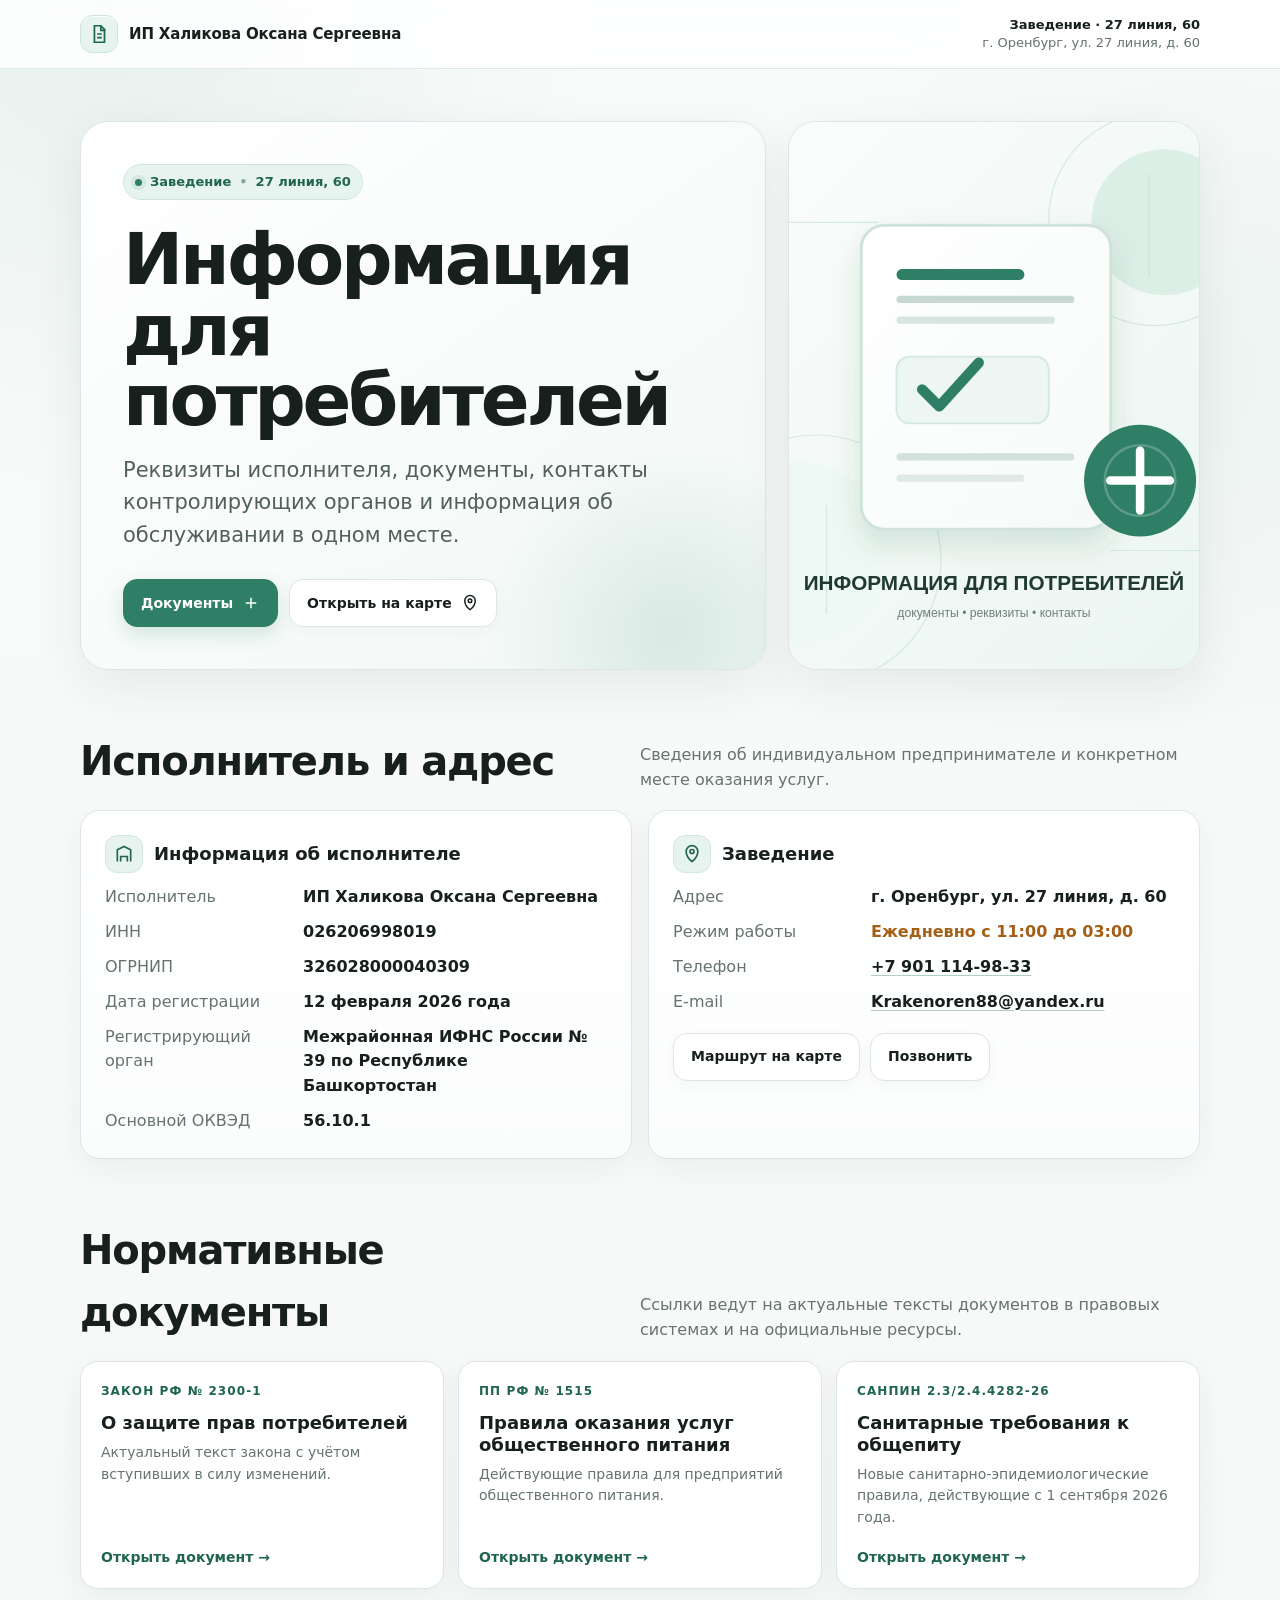
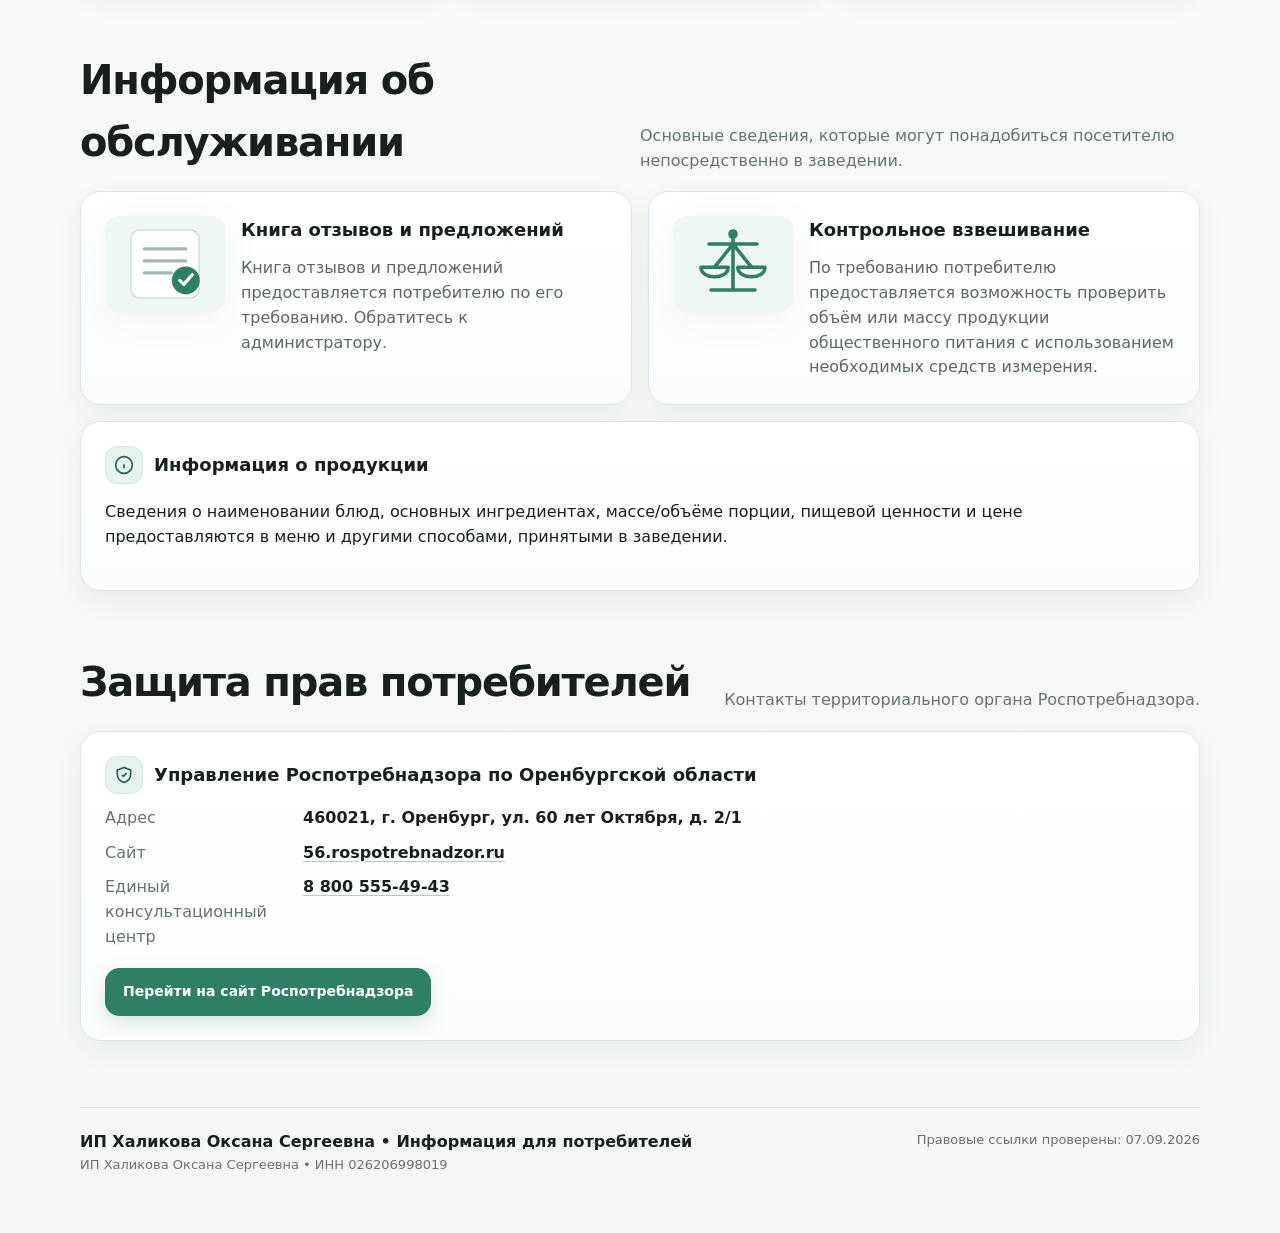
<file: 27liniya/index.html>
<!doctype html>
<html lang="ru">
<head>
  <meta charset="utf-8">
  <meta name="viewport" content="width=device-width,initial-scale=1,viewport-fit=cover">
  <meta name="theme-color" content="#f7faf9">
  <meta name="description" content="Информация для потребителей: реквизиты исполнителя, нормативные документы, контакты и сведения о точке обслуживания.">
  <link rel="icon" href="assets/favicon.svg" type="image/svg+xml">
  <link rel="stylesheet" href="assets/styles.css">
  <script src="site-config.js"></script>
  <script defer src="assets/app.js"></script>
  <title>ИП Халикова Оксана Сергеевна — Информация для потребителей</title>
</head>
<body>
<a class="skip" href="#content">К содержанию</a>
<header class="topbar">
  <div class="wrap topbar-inner">
    <a class="brand" href="#top" aria-label="К началу страницы">
      <span class="brand-mark" aria-hidden="true"><svg viewBox="0 0 24 24" fill="none" stroke="currentColor" stroke-width="1.9"><path d="M7 3h7l4 4v14H7z"/><path d="M14 3v5h5M10 12h5M10 16h5"/></svg></span>
      <span class="brand-name">ИП Халикова Оксана Сергеевна</span>
    </a>
    <div class="top-address"><strong>Заведение · <span id="pointNameTop">адрес</span></strong><br><span id="pointAddressTop">Адрес</span></div>
  </div>
</header>
<main id="content">
  <section class="hero" id="top">
    <div class="wrap hero-grid">
      <div class="hero-card">
        <div class="eyebrow"><span class="eyebrow-dot"></span><span>Заведение</span><span class="eyebrow-sep">•</span><span id="pointName">адрес</span></div>
        <h1>Информация для потребителей</h1>
        <p class="lead">Реквизиты исполнителя, документы, контакты контролирующих органов и информация об обслуживании в одном месте.</p>
        <div class="actions">
          <a class="btn btn-primary" href="#documents">Документы
            <svg viewBox="0 0 24 24" fill="none" stroke="currentColor" stroke-width="2"><path d="M12 5v14M5 12h14"/></svg>
          </a>
          <a class="btn" id="mapLink" href="#" target="_blank" rel="noopener">Открыть на карте
            <svg viewBox="0 0 24 24" fill="none" stroke="currentColor" stroke-width="2"><path d="M12 21s7-5.1 7-12a7 7 0 1 0-14 0c0 6.9 7 12 7 12Z"/><circle cx="12" cy="9" r="2.4"/></svg>
          </a>
        </div>
      </div>
      <div class="hero-visual" aria-hidden="true"><img src="assets/hero.svg" alt=""></div>
    </div>
  </section>

  <section id="about">
    <div class="wrap">
      <div class="section-head"><div><h2>Исполнитель и адрес</h2></div><p>Сведения об индивидуальном предпринимателе и конкретном месте оказания услуг.</p></div>
      <div class="grid">
        <article class="card">
          <h3 class="card-title"><span class="icon"><svg viewBox="0 0 24 24" fill="none" stroke="currentColor" stroke-width="2"><path d="M4 21V7l8-4 8 4v14"/><path d="M8 21v-6h8v6M8 9h.01M12 9h.01M16 9h.01"/></svg></span>Информация об исполнителе</h3>
          <dl class="kv">
            <dt>Исполнитель</dt><dd>ИП Халикова Оксана Сергеевна</dd>
            <dt>ИНН</dt><dd>026206998019</dd>
            <dt>ОГРНИП</dt><dd>326028000040309</dd>
            <dt>Дата регистрации</dt><dd>12 февраля 2026 года</dd>
            <dt>Регистрирующий орган</dt><dd>Межрайонная ИФНС России № 39 по Республике Башкортостан</dd>
            <dt>Основной ОКВЭД</dt><dd>56.10.1</dd>
          </dl>
        </article>
        <article class="card">
          <h3 class="card-title"><span class="icon"><svg viewBox="0 0 24 24" fill="none" stroke="currentColor" stroke-width="2"><path d="M12 21s7-5.1 7-12a7 7 0 1 0-14 0c0 6.9 7 12 7 12Z"/><circle cx="12" cy="9" r="2.4"/></svg></span>Заведение</h3>
          <dl class="kv">
            <dt>Адрес</dt><dd id="pointAddress">Адрес</dd>
            <dt>Режим работы</dt><dd id="hours" class="hours-warning">УКАЖИТЕ ПЕРЕД ПУБЛИКАЦИЕЙ</dd>
            <dt>Телефон</dt><dd><a href="tel:+79011149833">+7 901 114-98-33</a></dd>
            <dt>E-mail</dt><dd><a href="mailto:Krakenoren88@yandex.ru">Krakenoren88@yandex.ru</a></dd>
          </dl>
          <div class="contact-row"><a class="btn" id="mapLink2" href="#" target="_blank" rel="noopener">Маршрут на карте</a><a class="btn" href="tel:+79011149833">Позвонить</a></div>
        </article>
      </div>
    </div>
  </section>

  <section id="documents">
    <div class="wrap">
      <div class="section-head"><div><h2>Нормативные документы</h2></div><p>Ссылки ведут на актуальные тексты документов в правовых системах и на официальные ресурсы.</p></div>
      <div class="doc-grid">
        <a class="doc" href="https://www.consultant.ru/document/cons_doc_LAW_305/" target="_blank" rel="noopener">
          <span class="doc-kicker">Закон РФ № 2300-1</span><h3>О защите прав потребителей</h3><p>Актуальный текст закона с учётом вступивших в силу изменений.</p><span class="doc-go">Открыть документ →</span>
        </a>
        <a class="doc" href="https://www.consultant.ru/document/cons_doc_LAW_363241/" target="_blank" rel="noopener">
          <span class="doc-kicker">ПП РФ № 1515</span><h3>Правила оказания услуг общественного питания</h3><p>Действующие правила для предприятий общественного питания.</p><span class="doc-go">Открыть документ →</span>
        </a>
        <a class="doc" href="https://www.consultant.ru/document/cons_doc_LAW_535846/" target="_blank" rel="noopener">
          <span class="doc-kicker">СанПиН 2.3/2.4.4282-26</span><h3>Санитарные требования к общепиту</h3><p>Новые санитарно-эпидемиологические правила, действующие с 1 сентября 2026 года.</p><span class="doc-go">Открыть документ →</span>
        </a>
      </div>
    </div>
  </section>

  <section id="service">
    <div class="wrap">
      <div class="section-head"><div><h2>Информация об обслуживании</h2></div><p>Основные сведения, которые могут понадобиться посетителю непосредственно в заведении.</p></div>
      <div class="grid">
        <article class="card">
          <div class="notice"><div class="notice-ill"><img src="assets/documents.svg" alt=""></div><div><h3 class="card-title">Книга отзывов и предложений</h3><p>Книга отзывов и предложений предоставляется потребителю по его требованию. Обратитесь к администратору.</p></div></div>
        </article>
        <article class="card">
          <div class="notice"><div class="notice-ill"><img src="assets/scales.svg" alt=""></div><div><h3 class="card-title">Контрольное взвешивание</h3><p>По требованию потребителю предоставляется возможность проверить объём или массу продукции общественного питания с использованием необходимых средств измерения.</p></div></div>
        </article>
        <article class="card full">
          <h3 class="card-title"><span class="icon"><svg viewBox="0 0 24 24" fill="none" stroke="currentColor" stroke-width="2"><path d="M12 22a10 10 0 1 0 0-20 10 10 0 0 0 0 20Z"/><path d="M12 16v-5M12 8h.01"/></svg></span>Информация о продукции</h3>
          <p>Сведения о наименовании блюд, основных ингредиентах, массе/объёме порции, пищевой ценности и цене предоставляются в меню и другими способами, принятыми в заведении.</p>
        </article>
      </div>
    </div>
  </section>

  <section id="contacts">
    <div class="wrap">
      <div class="section-head"><div><h2>Защита прав потребителей</h2></div><p>Контакты территориального органа Роспотребнадзора.</p></div>
      <article class="card full">
        <h3 class="card-title"><span class="icon"><svg viewBox="0 0 24 24" fill="none" stroke="currentColor" stroke-width="2"><path d="M12 3 4 6v5c0 5 3.4 8.4 8 10 4.6-1.6 8-5 8-10V6l-8-3Z"/><path d="m9.5 12 1.7 1.7 3.8-4"/></svg></span>Управление Роспотребнадзора по Оренбургской области</h3>
        <dl class="kv">
          <dt>Адрес</dt><dd>460021, г. Оренбург, ул. 60 лет Октября, д. 2/1</dd>
          <dt>Сайт</dt><dd><a href="https://56.rospotrebnadzor.ru/" target="_blank" rel="noopener">56.rospotrebnadzor.ru</a></dd>
          <dt>Единый консультационный центр</dt><dd><a href="tel:88005554943">8 800 555-49-43</a></dd>
        </dl>
        <div class="contact-row"><a class="btn btn-primary" href="https://56.rospotrebnadzor.ru/" target="_blank" rel="noopener">Перейти на сайт Роспотребнадзора</a></div>
      </article>
    </div>
  </section>
</main>
<footer class="footer">
  <div class="wrap footer-inner"><div><strong>ИП Халикова Оксана Сергеевна • Информация для потребителей</strong><div class="meta">ИП Халикова Оксана Сергеевна • ИНН 026206998019</div></div><div class="meta">Правовые ссылки проверены: <span id="checkedDate">07.09.2026</span></div></div>
</footer>
</body>
</html>
</file>
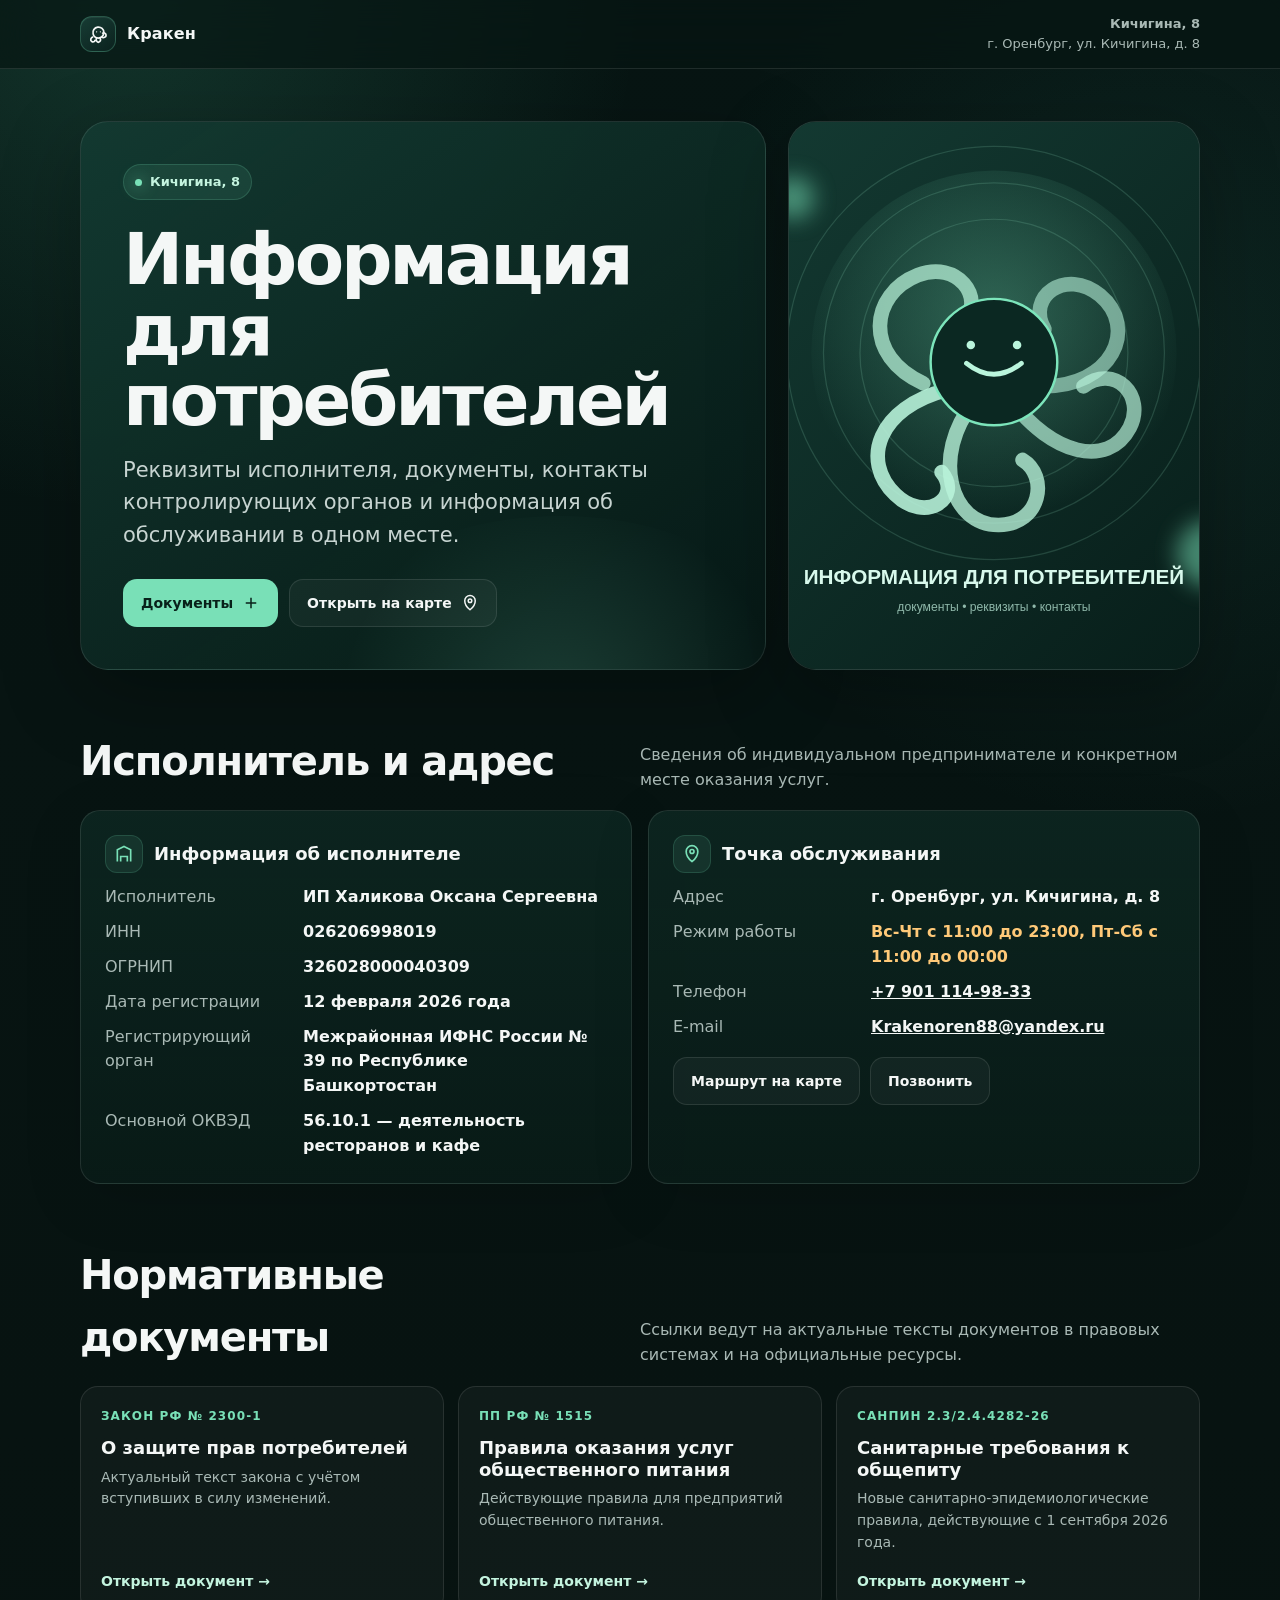
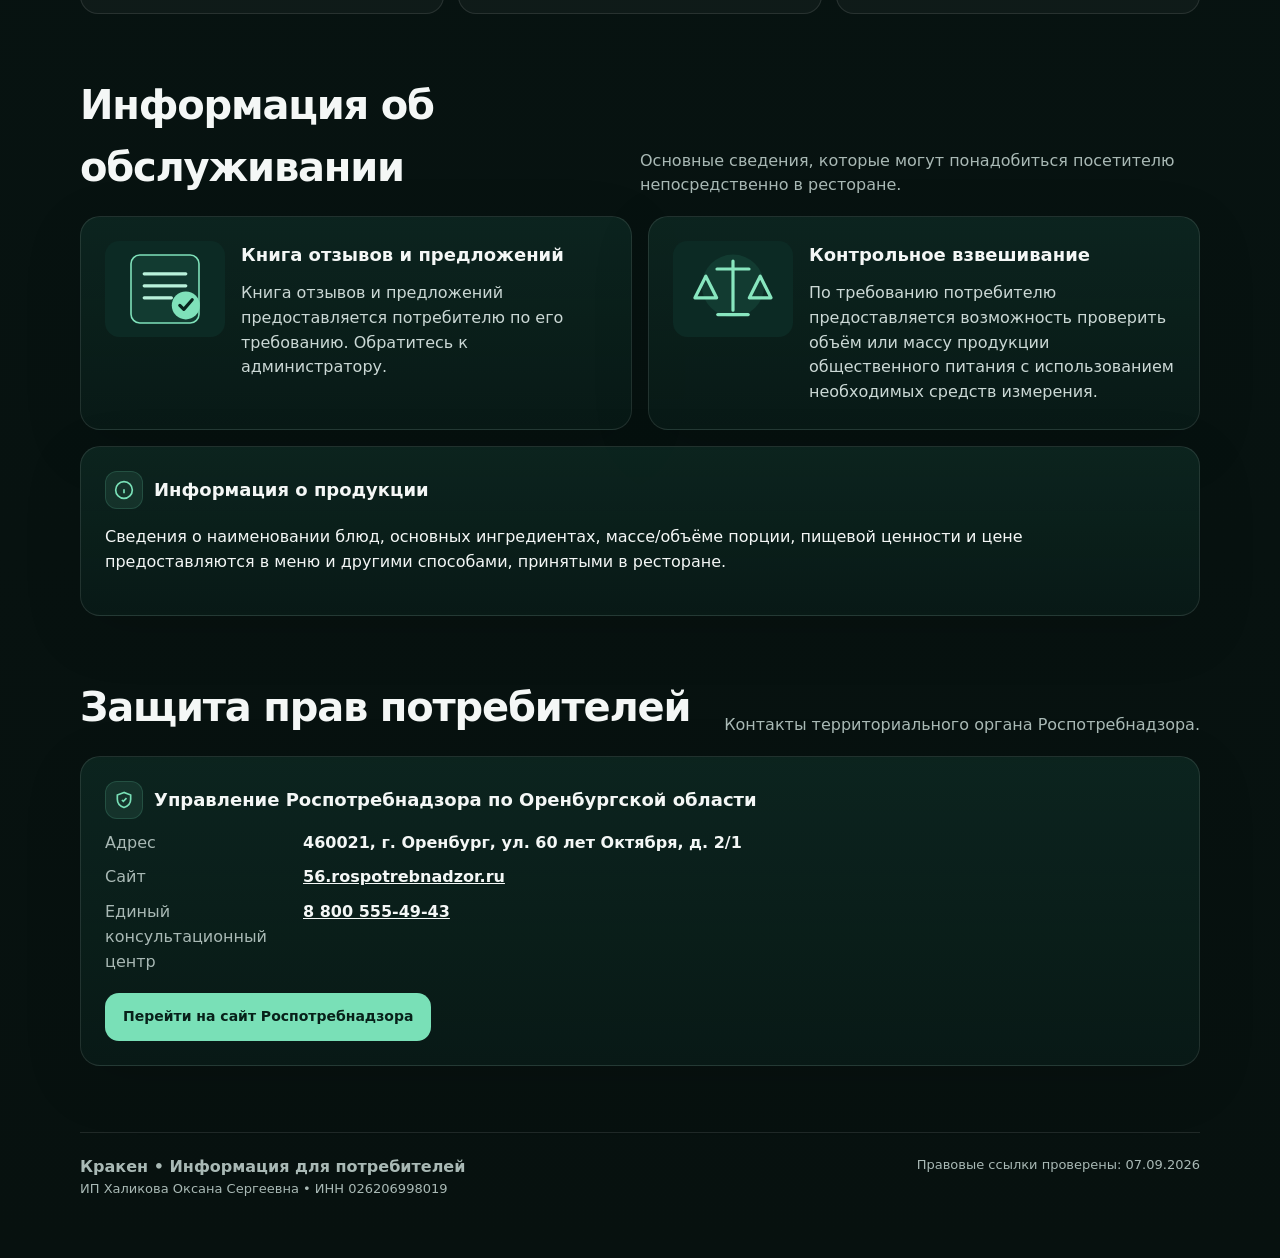
<file: kichigina/index.html>
<!doctype html>
<html lang="ru">
<head>
  <meta charset="utf-8">
  <meta name="viewport" content="width=device-width,initial-scale=1,viewport-fit=cover">
  <meta name="theme-color" content="#071513">
  <meta name="description" content="Информация для потребителей: реквизиты исполнителя, нормативные документы, контакты и сведения о точке обслуживания.">
  <link rel="icon" href="assets/favicon.svg" type="image/svg+xml">
  <link rel="stylesheet" href="assets/styles.css">
  <script src="site-config.js"></script>
  <script defer src="assets/app.js"></script>
  <title>Кракен — Информация для потребителей</title>
</head>
<body>
<a class="skip" href="#content">К содержанию</a>
<header class="topbar">
  <div class="wrap topbar-inner">
    <a class="brand" href="#top" aria-label="К началу страницы">
      <span class="brand-mark" aria-hidden="true">
        <svg viewBox="0 0 24 24" fill="none" stroke="currentColor" stroke-width="1.8"><path d="M6.5 14.5C3.7 15 3.1 18 5 19.3c1.8 1.2 3.7-.2 3.3-2M10 15c-1.4 3.9 1.3 6 3.2 4.5 1.7-1.3.8-3.4-.2-4.6M14.7 14.5c2.8 1.6 5.4.2 5.2-2-.2-2.3-2.7-2.7-4.1-1.4"/><path d="M6.4 11.4A5.7 5.7 0 1 1 17.6 10c0 3.2-2.6 5.7-5.7 5.7-2.7 0-5-1.8-5.5-4.3Z"/><circle cx="10" cy="9.2" r=".7" fill="currentColor" stroke="none"/><circle cx="14" cy="9.2" r=".7" fill="currentColor" stroke="none"/></svg>
      </span>
      <span>Кракен</span>
    </a>
    <div class="top-address"><strong id="pointNameTop">Точка</strong><br><span id="pointAddressTop">Адрес</span></div>
  </div>
</header>
<main id="content">
  <section class="hero" id="top">
    <div class="wrap hero-grid">
      <div class="hero-card">
        <div class="eyebrow"><span class="eyebrow-dot"></span><span id="pointName">Точка обслуживания</span></div>
        <h1>Информация для потребителей</h1>
        <p class="lead">Реквизиты исполнителя, документы, контакты контролирующих органов и информация об обслуживании в одном месте.</p>
        <div class="actions">
          <a class="btn btn-primary" href="#documents">Документы
            <svg viewBox="0 0 24 24" fill="none" stroke="currentColor" stroke-width="2"><path d="M12 5v14M5 12h14"/></svg>
          </a>
          <a class="btn" id="mapLink" href="#" target="_blank" rel="noopener">Открыть на карте
            <svg viewBox="0 0 24 24" fill="none" stroke="currentColor" stroke-width="2"><path d="M12 21s7-5.1 7-12a7 7 0 1 0-14 0c0 6.9 7 12 7 12Z"/><circle cx="12" cy="9" r="2.4"/></svg>
          </a>
        </div>
      </div>
      <div class="hero-visual" aria-hidden="true"><img src="assets/hero.svg" alt=""></div>
    </div>
  </section>

  <section id="about">
    <div class="wrap">
      <div class="section-head"><div><h2>Исполнитель и адрес</h2></div><p>Сведения об индивидуальном предпринимателе и конкретном месте оказания услуг.</p></div>
      <div class="grid">
        <article class="card">
          <h3 class="card-title"><span class="icon"><svg viewBox="0 0 24 24" fill="none" stroke="currentColor" stroke-width="2"><path d="M4 21V7l8-4 8 4v14"/><path d="M8 21v-6h8v6M8 9h.01M12 9h.01M16 9h.01"/></svg></span>Информация об исполнителе</h3>
          <dl class="kv">
            <dt>Исполнитель</dt><dd>ИП Халикова Оксана Сергеевна</dd>
            <dt>ИНН</dt><dd>026206998019</dd>
            <dt>ОГРНИП</dt><dd>326028000040309</dd>
            <dt>Дата регистрации</dt><dd>12 февраля 2026 года</dd>
            <dt>Регистрирующий орган</dt><dd>Межрайонная ИФНС России № 39 по Республике Башкортостан</dd>
            <dt>Основной ОКВЭД</dt><dd>56.10.1 — деятельность ресторанов и кафе</dd>
          </dl>
        </article>
        <article class="card">
          <h3 class="card-title"><span class="icon"><svg viewBox="0 0 24 24" fill="none" stroke="currentColor" stroke-width="2"><path d="M12 21s7-5.1 7-12a7 7 0 1 0-14 0c0 6.9 7 12 7 12Z"/><circle cx="12" cy="9" r="2.4"/></svg></span>Точка обслуживания</h3>
          <dl class="kv">
            <dt>Адрес</dt><dd id="pointAddress">Адрес</dd>
            <dt>Режим работы</dt><dd id="hours" class="hours-warning">УКАЖИТЕ ПЕРЕД ПУБЛИКАЦИЕЙ</dd>
            <dt>Телефон</dt><dd><a href="tel:+79011149833">+7 901 114-98-33</a></dd>
            <dt>E-mail</dt><dd><a href="mailto:Krakenoren88@yandex.ru">Krakenoren88@yandex.ru</a></dd>
          </dl>
          <div class="contact-row"><a class="btn" id="mapLink2" href="#" target="_blank" rel="noopener">Маршрут на карте</a><a class="btn" href="tel:+79011149833">Позвонить</a></div>
        </article>
      </div>
    </div>
  </section>

  <section id="documents">
    <div class="wrap">
      <div class="section-head"><div><h2>Нормативные документы</h2></div><p>Ссылки ведут на актуальные тексты документов в правовых системах и на официальные ресурсы.</p></div>
      <div class="doc-grid">
        <a class="doc" href="https://www.consultant.ru/document/cons_doc_LAW_305/" target="_blank" rel="noopener">
          <span class="doc-kicker">Закон РФ № 2300-1</span><h3>О защите прав потребителей</h3><p>Актуальный текст закона с учётом вступивших в силу изменений.</p><span class="doc-go">Открыть документ →</span>
        </a>
        <a class="doc" href="https://www.consultant.ru/document/cons_doc_LAW_363241/" target="_blank" rel="noopener">
          <span class="doc-kicker">ПП РФ № 1515</span><h3>Правила оказания услуг общественного питания</h3><p>Действующие правила для предприятий общественного питания.</p><span class="doc-go">Открыть документ →</span>
        </a>
        <a class="doc" href="https://www.consultant.ru/document/cons_doc_LAW_535846/" target="_blank" rel="noopener">
          <span class="doc-kicker">СанПиН 2.3/2.4.4282-26</span><h3>Санитарные требования к общепиту</h3><p>Новые санитарно-эпидемиологические правила, действующие с 1 сентября 2026 года.</p><span class="doc-go">Открыть документ →</span>
        </a>
      </div>
    </div>
  </section>

  <section id="service">
    <div class="wrap">
      <div class="section-head"><div><h2>Информация об обслуживании</h2></div><p>Основные сведения, которые могут понадобиться посетителю непосредственно в ресторане.</p></div>
      <div class="grid">
        <article class="card">
          <div class="notice"><div class="notice-ill"><img src="assets/documents.svg" alt=""></div><div><h3 class="card-title">Книга отзывов и предложений</h3><p>Книга отзывов и предложений предоставляется потребителю по его требованию. Обратитесь к администратору.</p></div></div>
        </article>
        <article class="card">
          <div class="notice"><div class="notice-ill"><img src="assets/scales.svg" alt=""></div><div><h3 class="card-title">Контрольное взвешивание</h3><p>По требованию потребителю предоставляется возможность проверить объём или массу продукции общественного питания с использованием необходимых средств измерения.</p></div></div>
        </article>
        <article class="card full">
          <h3 class="card-title"><span class="icon"><svg viewBox="0 0 24 24" fill="none" stroke="currentColor" stroke-width="2"><path d="M12 22a10 10 0 1 0 0-20 10 10 0 0 0 0 20Z"/><path d="M12 16v-5M12 8h.01"/></svg></span>Информация о продукции</h3>
          <p>Сведения о наименовании блюд, основных ингредиентах, массе/объёме порции, пищевой ценности и цене предоставляются в меню и другими способами, принятыми в ресторане.</p>
        </article>
      </div>
    </div>
  </section>

  <section id="contacts">
    <div class="wrap">
      <div class="section-head"><div><h2>Защита прав потребителей</h2></div><p>Контакты территориального органа Роспотребнадзора.</p></div>
      <article class="card full">
        <h3 class="card-title"><span class="icon"><svg viewBox="0 0 24 24" fill="none" stroke="currentColor" stroke-width="2"><path d="M12 3 4 6v5c0 5 3.4 8.4 8 10 4.6-1.6 8-5 8-10V6l-8-3Z"/><path d="m9.5 12 1.7 1.7 3.8-4"/></svg></span>Управление Роспотребнадзора по Оренбургской области</h3>
        <dl class="kv">
          <dt>Адрес</dt><dd>460021, г. Оренбург, ул. 60 лет Октября, д. 2/1</dd>
          <dt>Сайт</dt><dd><a href="https://56.rospotrebnadzor.ru/" target="_blank" rel="noopener">56.rospotrebnadzor.ru</a></dd>
          <dt>Единый консультационный центр</dt><dd><a href="tel:88005554943">8 800 555-49-43</a></dd>
        </dl>
        <div class="contact-row"><a class="btn btn-primary" href="https://56.rospotrebnadzor.ru/" target="_blank" rel="noopener">Перейти на сайт Роспотребнадзора</a></div>
      </article>
    </div>
  </section>
</main>
<footer class="footer">
  <div class="wrap footer-inner"><div><strong>Кракен • Информация для потребителей</strong><div class="meta">ИП Халикова Оксана Сергеевна • ИНН 026206998019</div></div><div class="meta">Правовые ссылки проверены: <span id="checkedDate">06.09.2026</span></div></div>
</footer>
</body>
</html>
</file>
<file: 27liniya/assets/styles.css>
/* Consumer information microsite — light theme, no build tools, no external libraries */
:root {
  --bg: #f4f7f6;
  --bg-soft: #eef4f1;
  --panel: #ffffff;
  --panel-2: #f8fbfa;
  --line: #dce6e2;
  --text: #17201d;
  --muted: #66736e;
  --accent: #2f7f66;
  --accent-strong: #1f654f;
  --accent-soft: #e7f3ee;
  --accent-softer: #f0f8f5;
  --warning: #a35f16;
  --shadow: 0 18px 50px rgba(27, 55, 46, .08);
  --shadow-soft: 0 10px 28px rgba(27, 55, 46, .055);
  --radius-xl: 28px;
  --radius-lg: 20px;
  --radius-md: 14px;
}
*{box-sizing:border-box}
html{scroll-behavior:smooth}
body{
  margin:0;
  color:var(--text);
  background:
    radial-gradient(circle at 8% 0%, rgba(71,151,122,.10), transparent 31rem),
    radial-gradient(circle at 94% 13%, rgba(119,176,154,.09), transparent 28rem),
    linear-gradient(180deg,#f9fbfa 0%,var(--bg) 100%);
  font-family: Inter, ui-sans-serif, system-ui, -apple-system, BlinkMacSystemFont, "Segoe UI", sans-serif;
  line-height:1.55;
  -webkit-font-smoothing:antialiased;
}
a{color:inherit}
button,a{-webkit-tap-highlight-color:transparent}
.wrap{width:min(1120px,calc(100% - 32px));margin:0 auto}
.skip{position:absolute;left:-999px;top:0}.skip:focus{left:12px;top:12px;z-index:99;background:#fff;color:#111;padding:10px 14px;border-radius:10px;box-shadow:var(--shadow-soft)}
.topbar{position:sticky;top:0;z-index:20;backdrop-filter:blur(18px);background:rgba(255,255,255,.84);border-bottom:1px solid rgba(220,230,226,.92)}
.topbar-inner{min-height:68px;display:flex;align-items:center;justify-content:space-between;gap:16px;padding:9px 0}
.brand{display:flex;align-items:center;gap:11px;font-weight:850;letter-spacing:-.01em;text-decoration:none;min-width:0}
.brand-name{font-size:15px;line-height:1.2}
.brand-mark{width:38px;height:38px;display:grid;place-items:center;flex:none;border-radius:12px;background:var(--accent-soft);border:1px solid #cde3da;color:var(--accent-strong);box-shadow:inset 0 1px 0 #fff}
.brand-mark svg{width:22px;height:22px}
.top-address{font-size:13px;color:var(--muted);text-align:right;max-width:46%;line-height:1.4}.top-address strong{color:var(--text)}
.hero{padding:52px 0 30px}
.hero-grid{display:grid;grid-template-columns:1.25fr .75fr;gap:22px;align-items:stretch}
.hero-card{position:relative;overflow:hidden;min-height:430px;padding:42px;border:1px solid var(--line);border-radius:var(--radius-xl);background:linear-gradient(145deg,#ffffff 0%,#f1f8f5 100%);box-shadow:var(--shadow)}
.hero-card::before{content:"";position:absolute;right:-100px;bottom:-155px;width:390px;height:390px;border-radius:50%;background:radial-gradient(circle,rgba(47,127,102,.13),transparent 66%)}
.eyebrow{position:relative;z-index:2;display:inline-flex;align-items:center;gap:8px;flex-wrap:wrap;padding:7px 11px;border-radius:999px;background:var(--accent-soft);border:1px solid #cee5dc;color:var(--accent-strong);font-size:13px;font-weight:800}
.eyebrow-dot{width:7px;height:7px;background:var(--accent);border-radius:50%;box-shadow:0 0 0 4px rgba(47,127,102,.10)}
.eyebrow-sep{opacity:.5}
h1{position:relative;z-index:2;font-size:clamp(38px,6vw,72px);line-height:.98;letter-spacing:-.045em;margin:24px 0 18px;max-width:800px}
.lead{position:relative;z-index:2;font-size:clamp(17px,2vw,21px);color:#52605b;max-width:720px;margin:0 0 28px}
.actions{display:flex;flex-wrap:wrap;gap:11px;position:relative;z-index:2}
.btn{display:inline-flex;align-items:center;justify-content:center;gap:9px;min-height:48px;padding:0 17px;border-radius:14px;text-decoration:none;font-weight:800;font-size:14px;border:1px solid var(--line);transition:.2s ease;background:#fff;box-shadow:0 4px 15px rgba(26,58,47,.035)}
.btn:hover{transform:translateY(-1px);border-color:#b9d8cc;box-shadow:0 8px 22px rgba(26,58,47,.08)}
.btn-primary{background:var(--accent);color:#fff;border-color:var(--accent);box-shadow:0 8px 20px rgba(47,127,102,.18)}
.btn-primary:hover{background:var(--accent-strong);border-color:var(--accent-strong)}
.btn svg{width:18px;height:18px;flex:none}
.hero-visual{display:flex;align-items:center;justify-content:center;min-height:430px;border:1px solid var(--line);border-radius:var(--radius-xl);background:linear-gradient(180deg,#f7fbf9,#edf6f2);overflow:hidden;box-shadow:var(--shadow);position:relative}
.hero-visual img{width:100%;height:100%;object-fit:cover;min-height:430px}
section{padding:30px 0}
.section-head{display:flex;align-items:end;justify-content:space-between;gap:20px;margin-bottom:18px}
.section-head h2{margin:0;font-size:clamp(27px,4vw,40px);letter-spacing:-.03em}
.section-head p{margin:0;color:var(--muted);max-width:560px}
.grid{display:grid;grid-template-columns:repeat(12,1fr);gap:16px}
.card{grid-column:span 6;border:1px solid var(--line);border-radius:var(--radius-lg);padding:24px;background:linear-gradient(180deg,#fff,#fbfdfc);box-shadow:var(--shadow-soft)}
.card.full{grid-column:1/-1}.card.third{grid-column:span 4}
.card-title{display:flex;align-items:center;gap:11px;font-weight:900;font-size:18px;margin:0 0 12px}
.icon{width:38px;height:38px;border-radius:12px;display:grid;place-items:center;background:var(--accent-soft);border:1px solid #d3e8df;color:var(--accent-strong)}
.icon svg{width:20px;height:20px}
.kv{display:grid;grid-template-columns:180px 1fr;gap:10px 18px;margin:0}.kv dt{color:var(--muted)}.kv dd{margin:0;font-weight:750;overflow-wrap:anywhere}.kv a{text-decoration-color:#afcfc2;text-underline-offset:3px}
.hours-warning{color:var(--warning);font-weight:850}
.doc-grid{display:grid;grid-template-columns:repeat(3,1fr);gap:14px}
.doc{display:flex;flex-direction:column;min-height:180px;padding:20px;border-radius:18px;background:#fff;border:1px solid var(--line);text-decoration:none;transition:.2s ease;box-shadow:var(--shadow-soft)}
.doc:hover{transform:translateY(-2px);border-color:#bdd9ce;background:#fcfffe;box-shadow:0 15px 32px rgba(27,55,46,.09)}
.doc-kicker{font-size:12px;text-transform:uppercase;letter-spacing:.09em;color:var(--accent-strong);font-weight:900}.doc h3{font-size:18px;line-height:1.2;margin:12px 0 8px}.doc p{color:var(--muted);font-size:14px;margin:0 0 18px}.doc-go{margin-top:auto;font-weight:900;font-size:14px;color:var(--accent-strong)}
.notice{display:flex;gap:16px;align-items:flex-start}.notice-ill{width:120px;flex:none}.notice-ill img{width:100%;height:auto;filter:drop-shadow(0 8px 16px rgba(27,55,46,.06))}.notice p{margin:0;color:#5b6863}
.contact-row{display:flex;gap:10px;flex-wrap:wrap;margin-top:18px}
.meta{font-size:13px;color:var(--muted)}
.footer{padding:36px 0 58px;color:var(--muted)}.footer-inner{display:flex;justify-content:space-between;gap:22px;padding-top:22px;border-top:1px solid var(--line)}.footer strong{color:var(--text)}
@media(max-width:840px){
  .hero{padding-top:28px}.hero-grid{grid-template-columns:1fr}.hero-card,.hero-visual{min-height:auto}.hero-visual{height:260px}.hero-visual img{min-height:260px}.hero-card{padding:28px}h1{font-size:48px}.card,.card.third{grid-column:1/-1}.doc-grid{grid-template-columns:1fr}.kv{grid-template-columns:1fr;gap:4px}.kv dd{margin-bottom:10px}.notice-ill{width:80px}.top-address{display:none}.section-head{align-items:flex-start;flex-direction:column}.footer-inner{flex-direction:column}
}
@media(max-width:520px){
  .wrap{width:min(100% - 22px,1120px)}.topbar-inner{min-height:60px}.brand-name{font-size:13px;max-width:230px}.brand-mark{width:34px;height:34px;border-radius:11px}.hero-card{padding:22px;border-radius:22px}h1{font-size:41px}.lead{font-size:16px}.actions{display:grid;grid-template-columns:1fr}.btn{width:100%}.card{padding:19px}.notice{flex-direction:column}.hero-visual{height:220px}.hero-visual img{min-height:220px}
}
@media print{
  .topbar,.actions,.hero-visual,.footer{display:none!important}body{background:#fff;color:#111}.hero{padding:0}.hero-card,.card{background:#fff;box-shadow:none;border:1px solid #ddd}.hero-card{min-height:auto}.lead,.section-head p,.kv dt,.doc p,.meta{color:#444}.doc-grid{grid-template-columns:1fr}.doc{min-height:auto;background:#fff;color:#111;box-shadow:none}.doc-go{display:none}.eyebrow{color:#111;border-color:#ccc;background:#fff}
}
</file>
<file: kichigina/assets/styles.css>
/* Consumer information microsite — no build tools, no external libraries */
:root {
  --bg: #071513;
  --bg-soft: #0b211d;
  --panel: rgba(13, 40, 34, .82);
  --panel-2: rgba(19, 52, 45, .72);
  --line: rgba(255,255,255,.10);
  --text: #f4f7f6;
  --muted: #a9b9b5;
  --accent: #79e0b7;
  --accent-2: #c4f4df;
  --warning: #ffc978;
  --shadow: 0 24px 80px rgba(0,0,0,.28);
  --radius-xl: 28px;
  --radius-lg: 20px;
  --radius-md: 14px;
}
*{box-sizing:border-box}
html{scroll-behavior:smooth}
body{
  margin:0;
  color:var(--text);
  background:
    radial-gradient(circle at 10% 0%, rgba(73,197,154,.18), transparent 32rem),
    radial-gradient(circle at 90% 12%, rgba(45,125,109,.16), transparent 30rem),
    linear-gradient(180deg, #071513 0%, #07110f 100%);
  font-family: Inter, ui-sans-serif, system-ui, -apple-system, BlinkMacSystemFont, "Segoe UI", sans-serif;
  line-height:1.55;
  -webkit-font-smoothing:antialiased;
}
a{color:inherit}
button,a{ -webkit-tap-highlight-color: transparent; }
.wrap{width:min(1120px, calc(100% - 32px)); margin:0 auto}
.skip{position:absolute;left:-999px;top:0}.skip:focus{left:12px;top:12px;z-index:99;background:#fff;color:#111;padding:10px 14px;border-radius:10px}
.topbar{position:sticky;top:0;z-index:20;backdrop-filter:blur(18px);background:rgba(7,21,19,.68);border-bottom:1px solid var(--line)}
.topbar-inner{height:68px;display:flex;align-items:center;justify-content:space-between;gap:16px}
.brand{display:flex;align-items:center;gap:11px;font-weight:800;letter-spacing:.01em;text-decoration:none}
.brand-mark{width:36px;height:36px;display:grid;place-items:center;border-radius:12px;background:linear-gradient(145deg,#173c34,#0b221e);border:1px solid rgba(121,224,183,.26);box-shadow:inset 0 1px 0 rgba(255,255,255,.06)}
.brand-mark svg{width:23px;height:23px}
.top-address{font-size:13px;color:var(--muted);text-align:right;max-width:50%}
.hero{padding:52px 0 30px}
.hero-grid{display:grid;grid-template-columns:1.25fr .75fr;gap:22px;align-items:stretch}
.hero-card{position:relative;overflow:hidden;min-height:430px;padding:42px;border:1px solid var(--line);border-radius:var(--radius-xl);background:linear-gradient(145deg,rgba(19,58,49,.94),rgba(7,25,22,.88));box-shadow:var(--shadow)}
.hero-card::before{content:"";position:absolute;inset:auto -10% -45% 30%;height:400px;border-radius:50%;background:radial-gradient(circle,rgba(121,224,183,.17),transparent 65%)}
.eyebrow{display:inline-flex;align-items:center;gap:8px;padding:7px 11px;border-radius:999px;background:rgba(121,224,183,.09);border:1px solid rgba(121,224,183,.18);color:var(--accent-2);font-size:13px;font-weight:700}
.eyebrow-dot{width:7px;height:7px;background:var(--accent);border-radius:50%;box-shadow:0 0 16px rgba(121,224,183,.9)}
h1{font-size:clamp(38px,6vw,72px);line-height:.98;letter-spacing:-.045em;margin:24px 0 18px;max-width:800px}
.lead{font-size:clamp(17px,2vw,21px);color:#c7d4d1;max-width:720px;margin:0 0 28px}
.actions{display:flex;flex-wrap:wrap;gap:11px;position:relative;z-index:2}
.btn{display:inline-flex;align-items:center;justify-content:center;gap:9px;min-height:48px;padding:0 17px;border-radius:14px;text-decoration:none;font-weight:800;font-size:14px;border:1px solid var(--line);transition:.2s ease;background:rgba(255,255,255,.04)}
.btn:hover{transform:translateY(-1px);border-color:rgba(121,224,183,.38)}
.btn-primary{background:var(--accent);color:#08211a;border-color:transparent}
.btn svg{width:18px;height:18px;flex:none}
.hero-visual{display:flex;align-items:center;justify-content:center;min-height:430px;border:1px solid var(--line);border-radius:var(--radius-xl);background:linear-gradient(180deg,rgba(16,45,39,.84),rgba(10,29,25,.84));overflow:hidden;box-shadow:var(--shadow);position:relative}
.hero-visual img{width:100%;height:100%;object-fit:cover;min-height:430px}
section{padding:30px 0}
.section-head{display:flex;align-items:end;justify-content:space-between;gap:20px;margin-bottom:18px}
.section-head h2{margin:0;font-size:clamp(27px,4vw,40px);letter-spacing:-.03em}
.section-head p{margin:0;color:var(--muted);max-width:560px}
.grid{display:grid;grid-template-columns:repeat(12,1fr);gap:16px}
.card{grid-column:span 6;border:1px solid var(--line);border-radius:var(--radius-lg);padding:24px;background:linear-gradient(180deg,var(--panel),rgba(10,29,25,.72));box-shadow:0 16px 60px rgba(0,0,0,.12)}
.card.full{grid-column:1/-1}.card.third{grid-column:span 4}
.card-title{display:flex;align-items:center;gap:11px;font-weight:900;font-size:18px;margin:0 0 12px}
.icon{width:38px;height:38px;border-radius:12px;display:grid;place-items:center;background:rgba(121,224,183,.09);border:1px solid rgba(121,224,183,.16);color:var(--accent)}
.icon svg{width:20px;height:20px}
.kv{display:grid;grid-template-columns:180px 1fr;gap:10px 18px;margin:0}
.kv dt{color:var(--muted)}.kv dd{margin:0;font-weight:700;overflow-wrap:anywhere}
.hours-warning{color:var(--warning);font-weight:800}
.doc-grid{display:grid;grid-template-columns:repeat(3,1fr);gap:14px}
.doc{display:flex;flex-direction:column;min-height:180px;padding:20px;border-radius:18px;background:rgba(255,255,255,.035);border:1px solid var(--line);text-decoration:none;transition:.2s ease}
.doc:hover{transform:translateY(-2px);border-color:rgba(121,224,183,.38);background:rgba(121,224,183,.05)}
.doc-kicker{font-size:12px;text-transform:uppercase;letter-spacing:.09em;color:var(--accent);font-weight:900}.doc h3{font-size:18px;line-height:1.2;margin:12px 0 8px}.doc p{color:var(--muted);font-size:14px;margin:0 0 18px}.doc-go{margin-top:auto;font-weight:900;font-size:14px;color:var(--accent-2)}
.notice{display:flex;gap:16px;align-items:flex-start}.notice-ill{width:120px;flex:none}.notice-ill img{width:100%;height:auto}.notice p{margin:0;color:#cbd8d5}
.contact-row{display:flex;gap:10px;flex-wrap:wrap;margin-top:18px}
.meta{font-size:13px;color:var(--muted)}
.footer{padding:36px 0 58px;color:var(--muted)}.footer-inner{display:flex;justify-content:space-between;gap:22px;padding-top:22px;border-top:1px solid var(--line)}
.mobile-nav{display:none}
@media (max-width:840px){
  .hero{padding-top:28px}.hero-grid{grid-template-columns:1fr}.hero-card,.hero-visual{min-height:auto}.hero-visual{height:260px}.hero-visual img{min-height:260px}.hero-card{padding:28px}h1{font-size:48px}.card,.card.third{grid-column:1/-1}.doc-grid{grid-template-columns:1fr}.kv{grid-template-columns:1fr;gap:4px}.kv dd{margin-bottom:10px}.notice-ill{width:80px}.top-address{display:none}.section-head{align-items:flex-start;flex-direction:column}.footer-inner{flex-direction:column}
}
@media (max-width:520px){
  .wrap{width:min(100% - 22px,1120px)}.topbar-inner{height:60px}.hero-card{padding:22px;border-radius:22px}h1{font-size:41px}.lead{font-size:16px}.actions{display:grid;grid-template-columns:1fr}.btn{width:100%}.card{padding:19px}.notice{flex-direction:column}.hero-visual{height:220px}.hero-visual img{min-height:220px}
}
@media print{
  .topbar,.actions,.hero-visual,.footer{display:none!important}body{background:#fff;color:#111}.hero{padding:0}.hero-card,.card{background:#fff;box-shadow:none;border:1px solid #ddd}.hero-card{min-height:auto}.lead,.section-head p,.kv dt,.doc p,.meta{color:#444}.doc-grid{grid-template-columns:1fr}.doc{min-height:auto;background:#fff;color:#111}.doc-go{display:none}.eyebrow{color:#111;border-color:#ccc;background:#fff}
}
</file>
